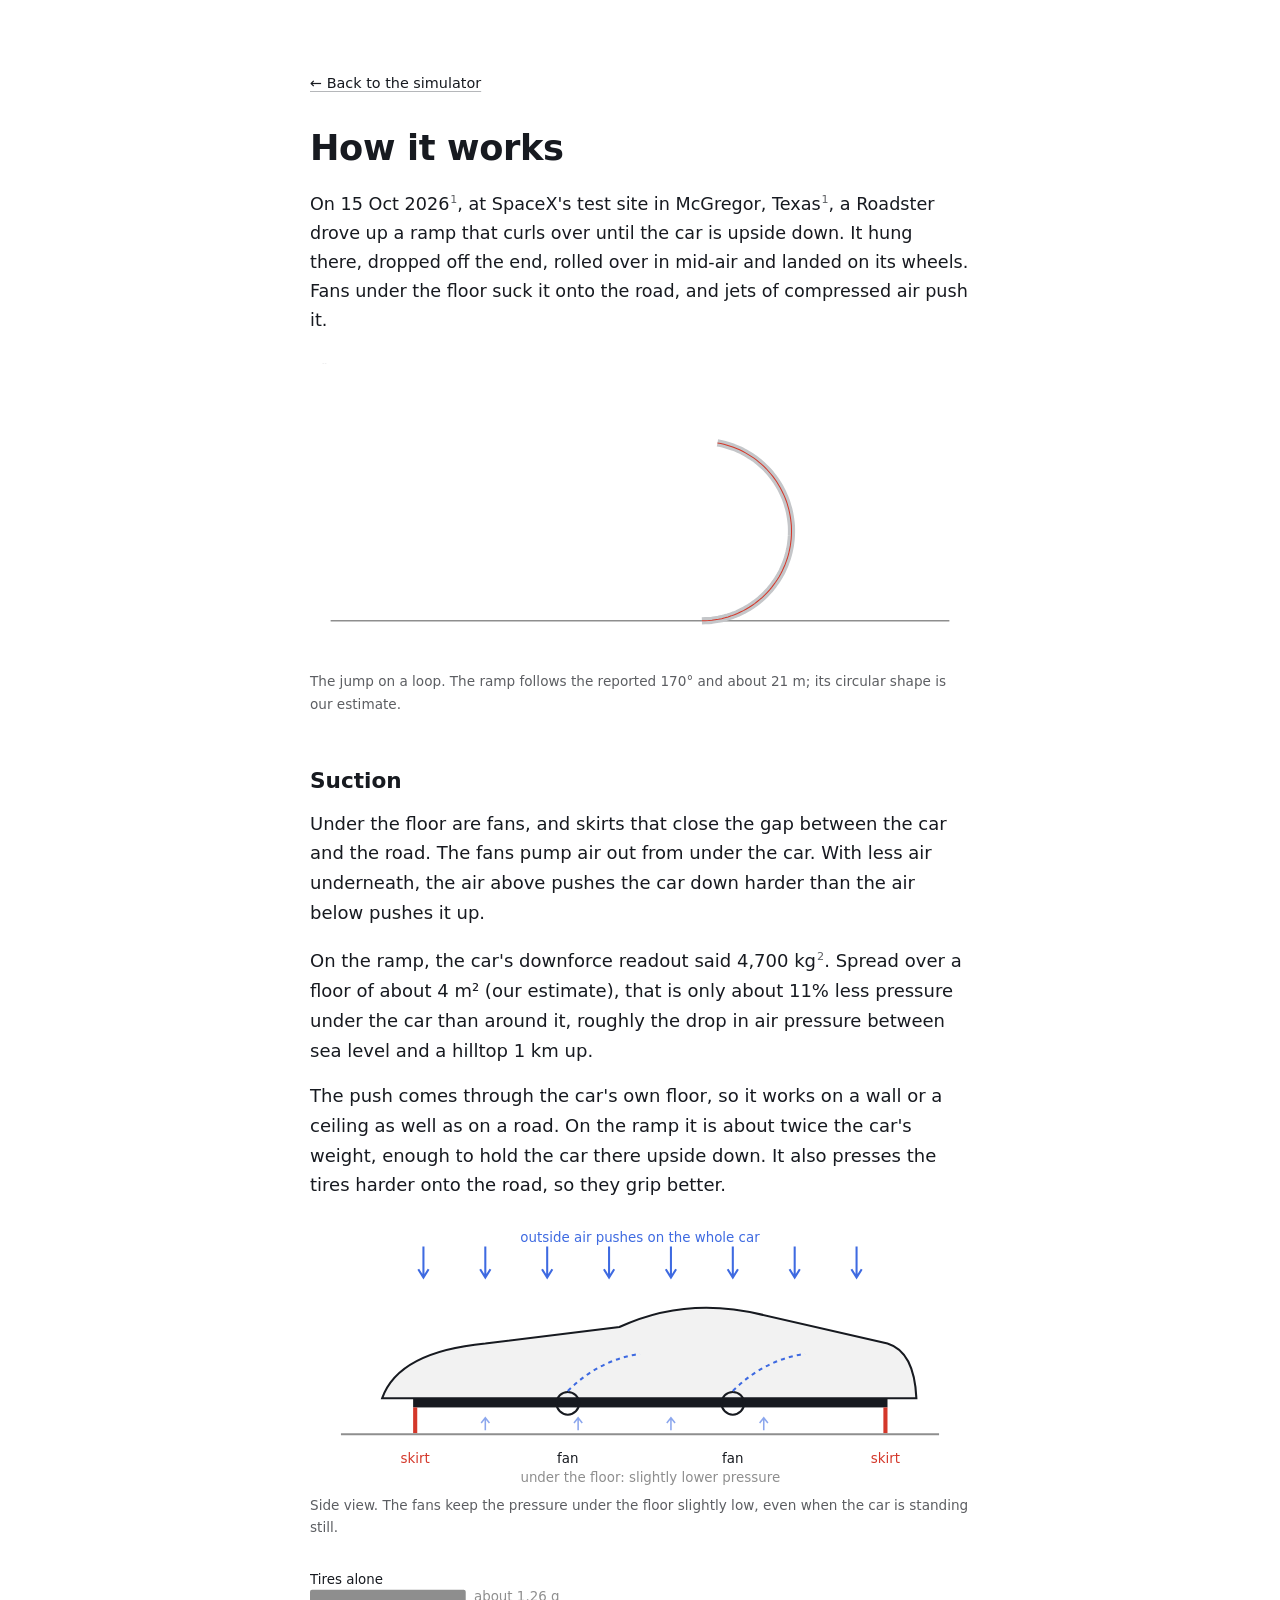
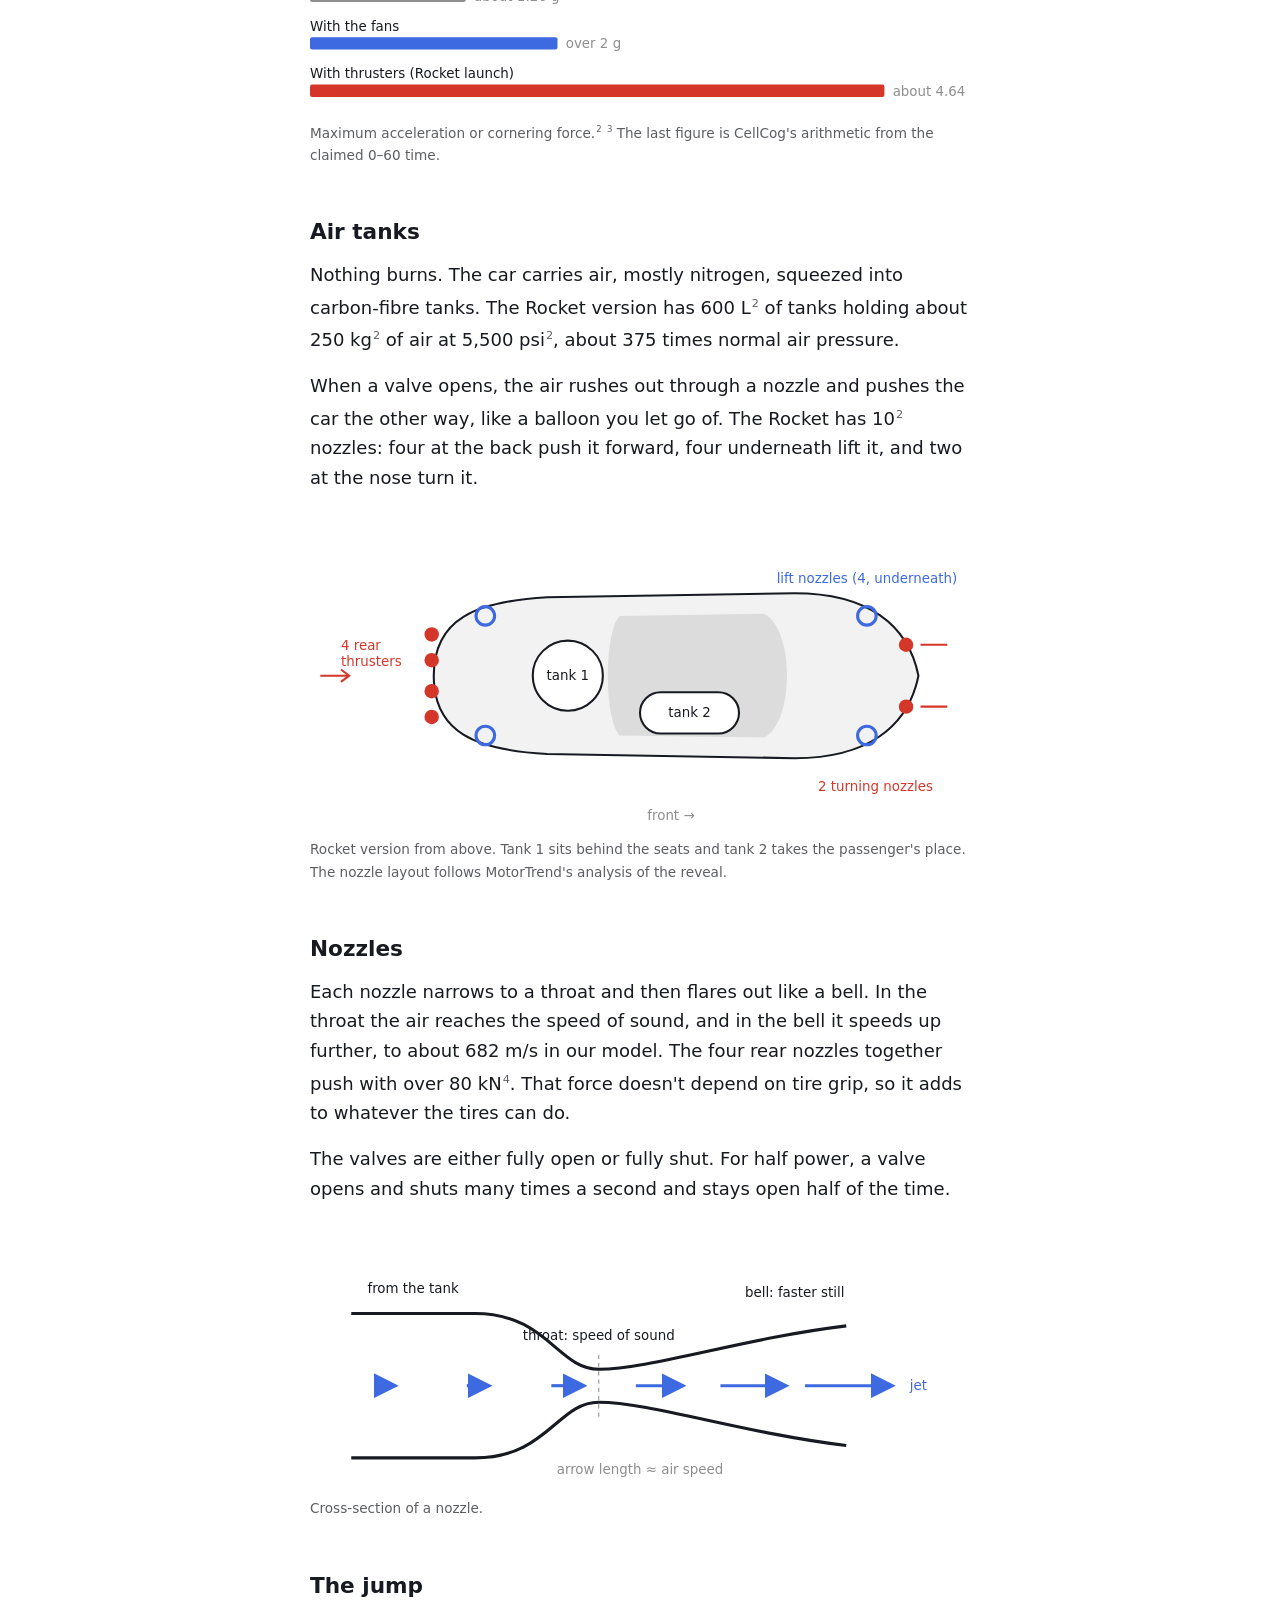
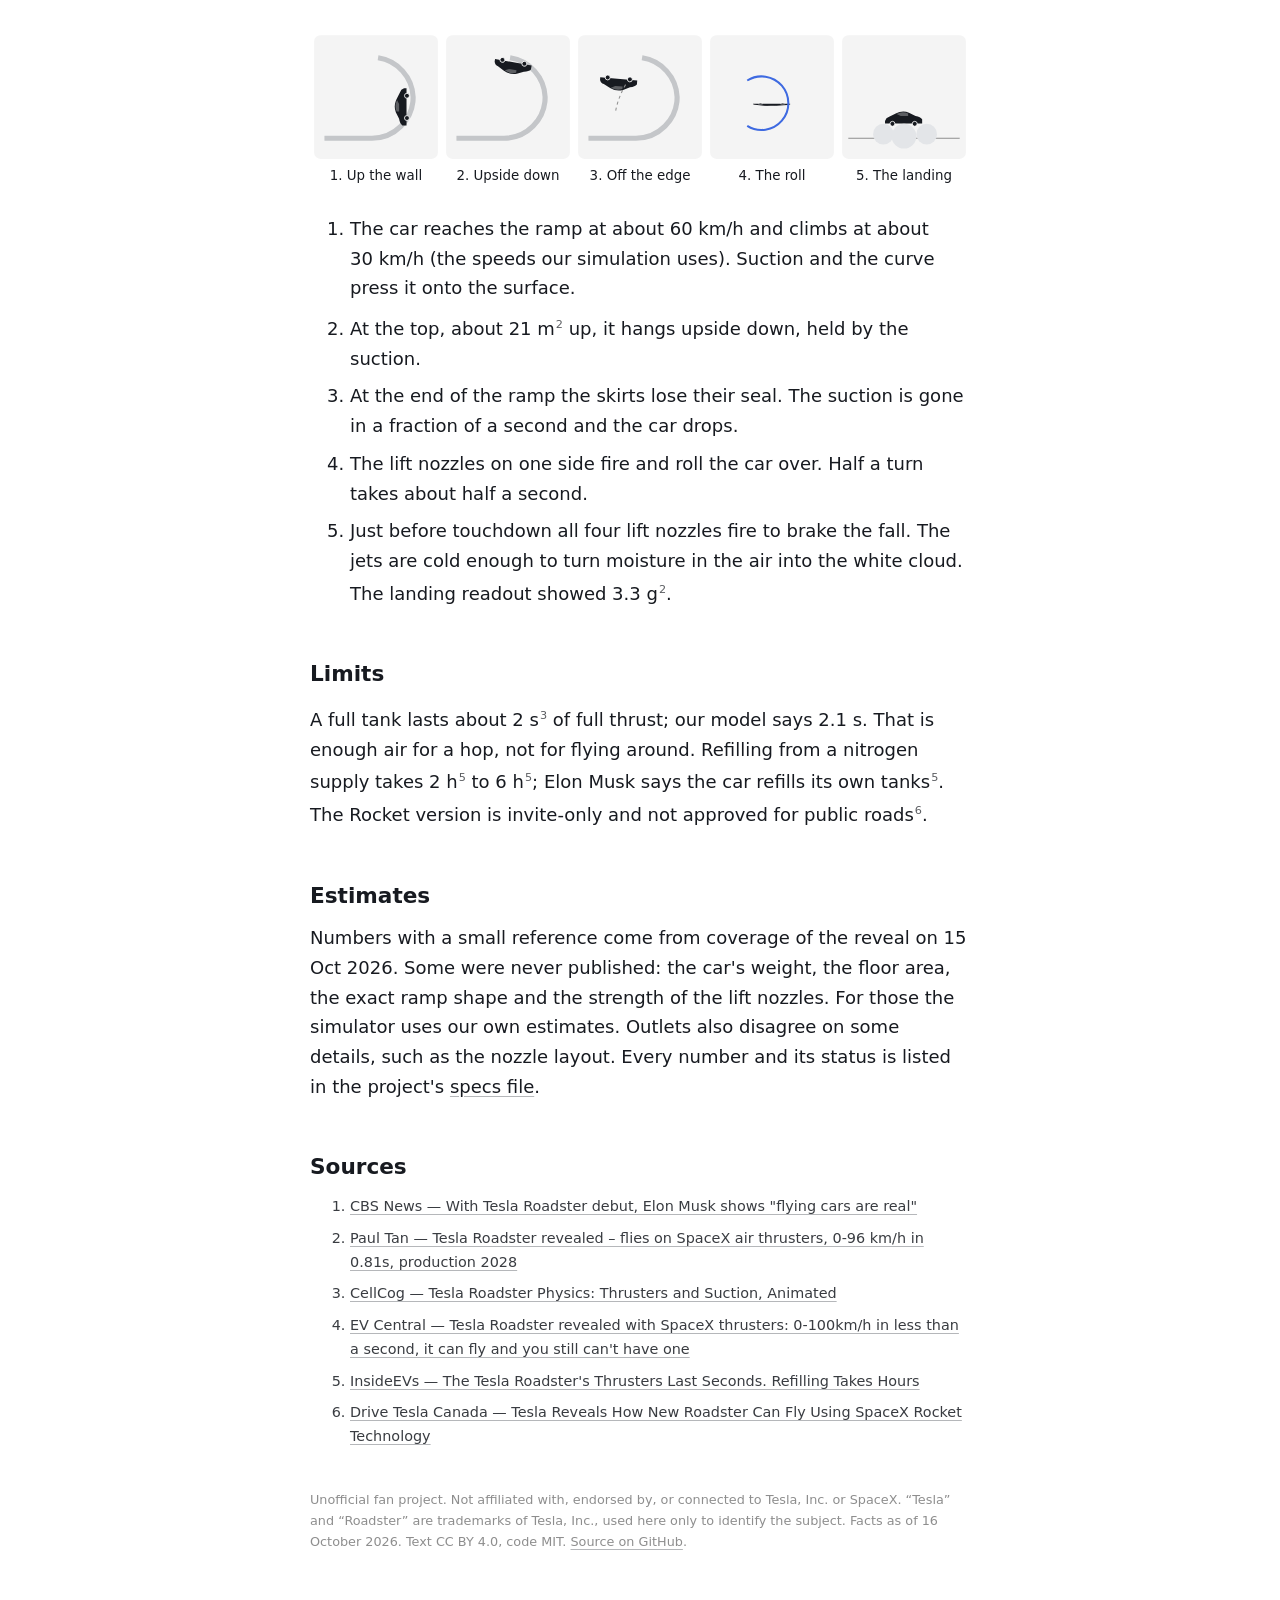
<file: how-it-works/index.html>
<!doctype html>
<html lang="en">
  <head>
    <meta charset="UTF-8" />
    <meta name="viewport" content="width=device-width, initial-scale=1.0" />
    <title>How it works · Tesla Roadster Simulator</title>
    <meta
      name="description"
      content="How the 2026 Tesla Roadster's suction fans and compressed-air thrusters let it hang upside down on a curled ramp, roll over and land. Unofficial."
    />
    <link rel="canonical" href="https://eduardmur.github.io/tesla-roadster-simulator/how-it-works/" />
    <meta property="og:type" content="article" />
    <meta property="og:title" content="How it works · Tesla Roadster Simulator" />
    <meta
      property="og:description"
      content="Fans suck the car onto the road and jets of compressed air push it. How the upside-down ramp jump works."
    />
    <meta property="og:url" content="https://eduardmur.github.io/tesla-roadster-simulator/how-it-works/" />
    <meta property="og:image" content="https://eduardmur.github.io/tesla-roadster-simulator/og-image.png" />
    <meta name="twitter:card" content="summary_large_image" />
    <meta name="theme-color" content="#ffffff" />
    <link rel="icon" href="../favicon.svg" type="image/svg+xml" />
    <style>body{background:#fff;margin:0}.article{color:#171a20;max-width:660px;margin:0 auto;padding:72px 20px 96px;font:18px/1.65 system-ui,-apple-system,Segoe UI,Roboto,Helvetica Neue,Arial,sans-serif}.article h1{letter-spacing:-.01em;margin:0 0 18px;font-size:2.2rem;font-weight:600;line-height:1.15}.article h2{margin:48px 0 10px;font-size:1.35rem;font-weight:600}.article p,.article ol{margin:0 0 16px}.article li{margin:0 0 8px}.article .lede{font-size:1.1rem}.article a{color:inherit;text-underline-offset:3px;text-decoration-color:#b5b7ba}.article sup a{color:#5c5e62;padding-left:1px;font-size:.75em;text-decoration:none}.article figure{margin:28px 0}.article svg{fill:#171a20;width:100%;height:auto;font:13px system-ui,-apple-system,Segoe UI,Roboto,sans-serif;display:block}.article figcaption{color:#5c5e62;margin-top:8px;font-size:.85rem}.article .sources{color:#393c41;font-size:.9rem}.article .fine{color:#8e8e8e;margin-top:40px;font-size:.8rem}.article .back{margin-bottom:32px;font-size:.9rem}:focus-visible{outline-offset:2px;outline:2px solid #3e6ae1}</style>
    <script type="application/ld+json">{"@context":"https://schema.org","@type":"TechArticle","headline":"How it works","description":"How the 2026 Tesla Roadster’s suction fans and compressed-air thrusters let it hang upside down on a curled ramp, roll over and land.","datePublished":"2026-10-16","dateModified":"2026-10-17","inLanguage":"en","author":{"@type":"Organization","name":"Tesla Roadster Simulator contributors","url":"https://github.com/eduardmur/tesla-roadster-simulator"},"license":"https://creativecommons.org/licenses/by/4.0/","image":"https://eduardmur.github.io/tesla-roadster-simulator/og-image.png","mainEntityOfPage":"https://eduardmur.github.io/tesla-roadster-simulator/how-it-works/","about":{"@type":"Product","name":"Tesla Roadster (second generation)","brand":"Tesla"},"citation":["https://www.cbsnews.com/news/tesla-roadster-debut-elon-musk-flying-cars-are-real/","https://www.thestandard.com.hk/world/article/345690/Elon-Musk-unveils-Teslas-flying-car","https://paultan.org/2026/10/16/tesla-roadster-revealed-flies-on-spacex-air-thrusters-0-96-km-h-in-0-81s-production-2028/","https://autos.yahoo.com/ev-and-future-tech/articles/did-tesla-roadster-fly-heres-022207241.html","https://insideevs.com/news/812205/tesla-roadster-replenishes-air-tanks/","https://www.notebookcheck.net/Tesla-Roadster-EV-debuts-with-SpaceX-thruster-technology-to-fly-through-the-air.1425722.0.html","https://driveteslacanada.ca/news/tesla-roadster-cold-gas-thrusters-flight-2028/","https://www.notateslaapp.com/news/4837/tesla-roadster-event-recap-it-flies-flips-and-hits-0-60-in-081s","https://www.foxbusiness.com/technology/teslas-new-roadster-makes-flying-debut-hitting-60-mph-under-second","https://www.dezeen.com/2026/10/16/tesla-launches-flying-roadster-concept-car/","https://www.axios.com/2026/10/16/tesla-roadster-elon-musk-flying-car","https://evcentral.com.au/tesla-roadster-revealed-with-spacex-thrusters-0-100km-h-in-less-than-a-second-it-can-fly-and-you-still-cant-have-one/","https://cellcog.ai/blog/tesla-roadster-physics/","https://en.wikipedia.org/wiki/Tesla_Roadster_(second_generation)","https://en.wikipedia.org/wiki/McMurtry_Sp%C3%A9irling","https://en.wikipedia.org/wiki/Brabham_BT46"]}</script>
  </head>
  <body>
    <article class="article">
<p class="back"><a href="../">← Back to the simulator</a></p>
<h1>How it works</h1>
<p class="lede">On 15 Oct 2026<sup><a href="#src-1" aria-label="Source 1">1</a></sup>, at SpaceX's test site in McGregor, Texas<sup><a href="#src-1" aria-label="Source 1">1</a></sup>, a Roadster drove up a ramp that curls over until the car is upside down. It hung there, dropped off the end, rolled over in mid-air and landed on its wheels. Fans under the floor suck it onto the road, and jets of compressed air push it.</p>
<figure class="demo">
<style>.demo .car{animation:9s linear infinite demo-car}@keyframes demo-car{0%{transform:translate(140px,250px)rotate(0)scaleY(1)}1.11%{transform:translate(164px,250px)rotate(0)scaleY(1)}2.22%{transform:translate(188px,250px)rotate(0)scaleY(1)}3.33%{transform:translate(212px,250px)rotate(0)scaleY(1)}4.44%{transform:translate(236px,250px)rotate(0)scaleY(1)}5.56%{transform:translate(260px,250px)rotate(0)scaleY(1)}6.67%{transform:translate(284px,250px)rotate(0)scaleY(1)}7.78%{transform:translate(308px,250px)rotate(0)scaleY(1)}8.89%{transform:translate(332px,250px)rotate(0)scaleY(1)}10%{transform:translate(356px,250px)rotate(0)scaleY(1)}11.11%{transform:translate(380px,250px)rotate(0)scaleY(1)}12.22%{transform:translate(389.9px,249.4px)rotate(-6.5deg)scaleY(1)}13.33%{transform:translate(399.7px,247.7px)rotate(-13.1deg)scaleY(1)}14.44%{transform:translate(409.2px,245px)rotate(-19.6deg)scaleY(1)}15.56%{transform:translate(418.3px,241.1px)rotate(-26.2deg)scaleY(1)}16.67%{transform:translate(426.9px,236.2px)rotate(-32.7deg)scaleY(1)}17.78%{transform:translate(435px,230.4px)rotate(-39.2deg)scaleY(1)}18.89%{transform:translate(442.3px,223.7px)rotate(-45.8deg)scaleY(1)}20%{transform:translate(448.8px,216.2px)rotate(-52.3deg)scaleY(1)}21.11%{transform:translate(454.4px,208px)rotate(-58.8deg)scaleY(1)}22.22%{transform:translate(459px,199.3px)rotate(-65.4deg)scaleY(1)}23.33%{transform:translate(462.6px,190.1px)rotate(-71.9deg)scaleY(1)}24.44%{transform:translate(465.2px,180.5px)rotate(-78.5deg)scaleY(1)}25.56%{transform:translate(466.6px,170.7px)rotate(-85deg)scaleY(1)}26.67%{transform:translate(466.9px,160.7px)rotate(-91.5deg)scaleY(1)}27.78%{transform:translate(466.1px,150.9px)rotate(-98.1deg)scaleY(1)}28.89%{transform:translate(464.1px,141.1px)rotate(-104.6deg)scaleY(1)}30%{transform:translate(461.1px,131.7px)rotate(-111.2deg)scaleY(1)}31.11%{transform:translate(457px,122.7px)rotate(-117.7deg)scaleY(1)}32.22%{transform:translate(451.9px,114.2px)rotate(-124.2deg)scaleY(1)}33.33%{transform:translate(445.8px,106.3px)rotate(-130.8deg)scaleY(1)}34.44%{transform:translate(438.9px,99.2px)rotate(-137.3deg)scaleY(1)}35.56%{transform:translate(431.3px,92.9px)rotate(-143.8deg)scaleY(1)}36.67%{transform:translate(423px,87.5px)rotate(-150.4deg)scaleY(1)}37.78%{transform:translate(414.1px,83.1px)rotate(-156.9deg)scaleY(1)}38.89%{transform:translate(404.7px,79.8px)rotate(-163.5deg)scaleY(1)}40%{transform:translate(395.1px,77.5px)rotate(-170deg)scaleY(1)}40.73%{transform:translate(392.6px,76.8px)rotate(-170deg)scaleY(1)}41.45%{transform:translate(390.2px,76.9px)rotate(-170deg)scaleY(1)}42.18%{transform:translate(387.7px,77.6px)rotate(-170deg)scaleY(1)}42.9%{transform:translate(385.3px,79px)rotate(-170.4deg)scaleY(.993)}43.63%{transform:translate(382.9px,81.1px)rotate(-171.3deg)scaleY(.918)}44.35%{transform:translate(380.4px,83.9px)rotate(-172.2deg)scaleY(.766)}45.08%{transform:translate(378px,87.3px)rotate(-173.1deg)scaleY(.55)}45.8%{transform:translate(375.5px,91.4px)rotate(-174.1deg)scaleY(.287)}46.53%{transform:translate(373.1px,96.2px)rotate(-175deg)scaleY(0)}47.25%{transform:translate(370.6px,101.7px)rotate(-175.9deg)scaleY(-.287)}47.98%{transform:translate(368.2px,107.9px)rotate(-176.9deg)scaleY(-.55)}48.7%{transform:translate(365.7px,114.7px)rotate(-177.8deg)scaleY(-.766)}49.43%{transform:translate(363.3px,122.3px)rotate(-178.7deg)scaleY(-.918)}50.15%{transform:translate(360.8px,130.5px)rotate(-179.6deg)scaleY(-.993)}50.88%{transform:translate(358.4px,139.4px)rotate(-180deg)scaleY(-1)}51.61%{transform:translate(355.9px,148.9px)rotate(-180deg)scaleY(-1)}52.33%{transform:translate(353.5px,159.2px)rotate(-180deg)scaleY(-1)}53.06%{transform:translate(351px,170.1px)rotate(-180deg)scaleY(-1)}53.78%{transform:translate(348.6px,163.3px)rotate(-180deg)scaleY(-1)}54.51%{transform:translate(346.1px,173.6px)rotate(-180deg)scaleY(-1)}55.23%{transform:translate(343.7px,184.5px)rotate(-180deg)scaleY(-1)}55.96%{transform:translate(341.2px,195.9px)rotate(-180deg)scaleY(-1)}56.68%{transform:translate(338.8px,208px)rotate(-180deg)scaleY(-1)}57.41%{transform:translate(336.3px,220.6px)rotate(-180deg)scaleY(-1)}59.63%{transform:translate(336.3px,250px)rotate(-180deg)scaleY(-1)}93.33%{transform:translate(336.3px,250px)rotate(-180deg)scaleY(-1)}to{transform:translate(336.3px,250px)rotate(-180deg)scaleY(-1)}}.demo .jets{opacity:0;animation:9s linear infinite demo-jets}@keyframes demo-jets{0%,50.74%{opacity:0}51.3%,58.52%{opacity:1}59.07%,to{opacity:0}}.demo .puff{opacity:0;transform-box:fill-box;transform-origin:50%;animation:9s ease-out infinite demo-puff}@keyframes demo-puff{0%,52.96%{opacity:0;transform:scale(.2)}57.41%{opacity:.9;transform:scale(1)}77.41%{opacity:0;transform:scale(1.8)}to{opacity:0}}.demo .p1{animation-delay:60ms}.demo .p2{animation-delay:.12s}.demo .p3{animation-delay:.18s}.demo .p4{animation-delay:.24s}@media (prefers-reduced-motion:reduce){.demo .car,.demo .jets,.demo .puff{animation:none}.demo .car{transform:translate(310px,250px)}}</style>
<svg viewBox="0 0 640 290" role="img" aria-labelledby="demo-t">
<title id="demo-t">Animation: the car drives up the curled ramp, hangs upside down, drops off the end, rolls half a turn and lands on a cushion of air</title>
<line x1="20" y1="250" x2="620" y2="250" stroke="#8e8e8e" stroke-width="1.5"/>
<polyline points="380.0,250.0 383.2,249.9 386.4,249.8 389.7,249.5 392.8,249.0 396.0,248.5 399.2,247.9 402.3,247.1 405.4,246.2 408.5,245.2 411.5,244.1 414.5,242.9 417.4,241.5 420.3,240.1 423.1,238.5 425.9,236.9 428.6,235.1 431.2,233.3 433.8,231.3 436.3,229.3 438.7,227.2 441.1,224.9 443.3,222.6 445.5,220.2 447.5,217.8 449.5,215.2 451.4,212.6 453.2,209.9 454.9,207.2 456.5,204.4 458.0,201.5 459.3,198.6 460.6,195.6 461.7,192.6 462.8,189.6 463.7,186.5 464.5,183.4 465.2,180.2 465.8,177.1 466.2,173.9 466.6,170.7 466.8,167.4 466.9,164.2 466.9,161.0 466.8,157.8 466.5,154.6 466.1,151.4 465.6,148.2 465.0,145.0 464.3,141.9 463.4,138.8 462.5,135.7 461.4,132.6 460.2,129.6 458.9,126.7 457.5,123.8 456.0,120.9 454.4,118.2 452.7,115.4 450.9,112.8 449.0,110.2 446.9,107.6 444.8,105.2 442.7,102.8 440.4,100.6 438.0,98.4 435.6,96.3 433.1,94.2 430.5,92.3 427.8,90.5 425.1,88.8 422.3,87.2 419.5,85.6 416.6,84.2 413.6,82.9 410.6,81.7 407.6,80.7 404.5,79.7 401.4,78.8 398.3,78.1 395.1,77.5" fill="none" stroke="#c4c6c9" stroke-width="7" stroke-linejoin="round"/>
<polyline points="380.0,250.0 383.2,249.9 386.4,249.8 389.7,249.5 392.8,249.0 396.0,248.5 399.2,247.9 402.3,247.1 405.4,246.2 408.5,245.2 411.5,244.1 414.5,242.9 417.4,241.5 420.3,240.1 423.1,238.5 425.9,236.9 428.6,235.1 431.2,233.3 433.8,231.3 436.3,229.3 438.7,227.2 441.1,224.9 443.3,222.6 445.5,220.2 447.5,217.8 449.5,215.2 451.4,212.6 453.2,209.9 454.9,207.2 456.5,204.4 458.0,201.5 459.3,198.6 460.6,195.6 461.7,192.6 462.8,189.6 463.7,186.5 464.5,183.4 465.2,180.2 465.8,177.1 466.2,173.9 466.6,170.7 466.8,167.4 466.9,164.2 466.9,161.0 466.8,157.8 466.5,154.6 466.1,151.4 465.6,148.2 465.0,145.0 464.3,141.9 463.4,138.8 462.5,135.7 461.4,132.6 460.2,129.6 458.9,126.7 457.5,123.8 456.0,120.9 454.4,118.2 452.7,115.4 450.9,112.8 449.0,110.2 446.9,107.6 444.8,105.2 442.7,102.8 440.4,100.6 438.0,98.4 435.6,96.3 433.1,94.2 430.5,92.3 427.8,90.5 425.1,88.8 422.3,87.2 419.5,85.6 416.6,84.2 413.6,82.9 410.6,81.7 407.6,80.7 404.5,79.7 401.4,78.8 398.3,78.1 395.1,77.5" fill="none" stroke="#d4372a" stroke-width="1" transform="translate(0 0)"/>
<circle class="puff p0" cx="310.3" cy="244" r="16" fill="#e9ecef"/><circle class="puff p1" cx="323.3" cy="244" r="16" fill="#e9ecef"/><circle class="puff p2" cx="336.3" cy="244" r="16" fill="#e9ecef"/><circle class="puff p3" cx="349.3" cy="244" r="16" fill="#e9ecef"/><circle class="puff p4" cx="362.3" cy="244" r="16" fill="#e9ecef"/>
<g class="car"><g transform="scale(1)">
<path d="M-22 -3 L-22 -8 Q-20 -11 -14 -12 L-6 -16 Q2 -19 10 -15 L18 -11 Q22 -10 23 -6 L23 -3 Z" fill="#171a20"/>
<path d="M-5 -15 Q2 -18 9 -14.5 L4 -12 L-5 -12 Z" fill="#5c5e62"/>
<circle cx="-13" cy="-2.5" r="3" fill="#171a20" stroke="#fff" stroke-width="1"/>
<circle cx="14" cy="-2.5" r="3" fill="#171a20" stroke="#fff" stroke-width="1"/>
<g class="jets" stroke="#3e6ae1" stroke-width="2.5" stroke-linecap="round"><path d="M-13 1 L-15 12 M14 1 L16 12"/></g></g></g>
</svg>
<figcaption>The jump on a loop. The ramp follows the reported 170° and about 21&nbsp;m; its circular shape is our estimate.</figcaption>
</figure>

<h2>Suction</h2>
<p>Under the floor are fans, and skirts that close the gap between the car and the road. The fans pump air out from under the car. With less air underneath, the air above pushes the car down harder than the air below pushes it up.</p>
<p>On the ramp, the car's downforce readout said 4,700 kg<sup><a href="#src-2" aria-label="Source 2">2</a></sup>. Spread over a floor of about 4 m² (our estimate), that is only about 11% less pressure under the car than around it, roughly the drop in air pressure between sea level and a hilltop 1&nbsp;km up.</p>
<p>The push comes through the car's own floor, so it works on a wall or a ceiling as well as on a road. On the ramp it is about twice the car's weight, enough to hold the car there upside down. It also presses the tires harder onto the road, so they grip better.</p>
<figure>
<svg viewBox="0 0 640 250" role="img" aria-labelledby="suc-t">
<title id="suc-t">Side cut-away: fans pump air out from under the sealed floor, so outside air pushes the car down</title>
<path d="M110 18 v30 m-5 -8 l5 8 l5 -8" fill="none" stroke="#3e6ae1" stroke-width="2"/><path d="M170 18 v30 m-5 -8 l5 8 l5 -8" fill="none" stroke="#3e6ae1" stroke-width="2"/><path d="M230 18 v30 m-5 -8 l5 8 l5 -8" fill="none" stroke="#3e6ae1" stroke-width="2"/><path d="M290 18 v30 m-5 -8 l5 8 l5 -8" fill="none" stroke="#3e6ae1" stroke-width="2"/><path d="M350 18 v30 m-5 -8 l5 8 l5 -8" fill="none" stroke="#3e6ae1" stroke-width="2"/><path d="M410 18 v30 m-5 -8 l5 8 l5 -8" fill="none" stroke="#3e6ae1" stroke-width="2"/><path d="M470 18 v30 m-5 -8 l5 8 l5 -8" fill="none" stroke="#3e6ae1" stroke-width="2"/><path d="M530 18 v30 m-5 -8 l5 8 l5 -8" fill="none" stroke="#3e6ae1" stroke-width="2"/>
<text x="320" y="14" text-anchor="middle" fill="#3e6ae1">outside air pushes on the whole car</text>
<path d="M70 165 Q86 120 170 112 L300 96 Q365 66 438 84 L560 112 Q586 120 588 165 Z" fill="#f2f2f2" stroke="#171a20" stroke-width="2"/>
<rect x="100" y="165" width="460" height="9" fill="#171a20"/>
<line x1="102" y1="174" x2="102" y2="199" stroke="#d4372a" stroke-width="4"/>
<line x1="558" y1="174" x2="558" y2="199" stroke="#d4372a" stroke-width="4"/>
<line x1="30" y1="200" x2="610" y2="200" stroke="#8e8e8e" stroke-width="2"/>
<path d="M170 196 v-12 m-4 5 l4 -5 l4 5" fill="none" stroke="#3e6ae1" stroke-width="1.5" opacity=".6"/><path d="M260 196 v-12 m-4 5 l4 -5 l4 5" fill="none" stroke="#3e6ae1" stroke-width="1.5" opacity=".6"/><path d="M350 196 v-12 m-4 5 l4 -5 l4 5" fill="none" stroke="#3e6ae1" stroke-width="1.5" opacity=".6"/><path d="M440 196 v-12 m-4 5 l4 -5 l4 5" fill="none" stroke="#3e6ae1" stroke-width="1.5" opacity=".6"/>
<g fill="none" stroke="#171a20" stroke-width="2"><circle cx="250" cy="170" r="11"/><circle cx="410" cy="170" r="11"/></g>
<path d="M250 158 q30 -30 70 -36 M410 158 q30 -30 70 -36" fill="none" stroke="#3e6ae1" stroke-width="2" stroke-dasharray="4 4"/>
<text x="250" y="228" text-anchor="middle">fan</text><text x="410" y="228" text-anchor="middle">fan</text>
<text x="102" y="228" text-anchor="middle" fill="#d4372a">skirt</text><text x="558" y="228" text-anchor="middle" fill="#d4372a">skirt</text>
<text x="330" y="246" text-anchor="middle" fill="#8e8e8e">under the floor: slightly lower pressure</text>
</svg>
<figcaption>Side view. The fans keep the pressure under the floor slightly low, even when the car is standing still.</figcaption>
</figure>
<figure>
<svg viewBox="0 0 640 140" role="img" aria-labelledby="grip-t">
<title id="grip-t">How hard the car can push: tires alone about 1.26 g, with fans over 2 g, with thrusters about 4.6 g</title>
<text x="0" y="16">Tires alone</text><rect x="0" y="22" width="151" height="12" rx="2" fill="#8e8e8e"/><text x="159" y="33" fill="#8e8e8e">about 1.26 g</text><text x="0" y="62">With the fans</text><rect x="0" y="68" width="240" height="12" rx="2" fill="#3e6ae1"/><text x="248" y="79" fill="#8e8e8e">over 2 g</text><text x="0" y="108">With thrusters (Rocket launch)</text><rect x="0" y="114" width="557" height="12" rx="2" fill="#d4372a"/><text x="565" y="125" fill="#8e8e8e">about 4.64 g</text>
</svg>
<figcaption>Maximum acceleration or cornering force.<sup><a href="#src-2" aria-label="Source 2">2</a></sup> <sup><a href="#src-3" aria-label="Source 3">3</a></sup> The last figure is CellCog's arithmetic from the claimed 0–60 time.</figcaption>
</figure>

<h2>Air tanks</h2>
<p>Nothing burns. The car carries air, mostly nitrogen, squeezed into carbon-fibre tanks. The Rocket version has 600 L<sup><a href="#src-2" aria-label="Source 2">2</a></sup> of tanks holding about 250 kg<sup><a href="#src-2" aria-label="Source 2">2</a></sup> of air at 5,500 psi<sup><a href="#src-2" aria-label="Source 2">2</a></sup>, about 375 times normal air pressure.</p>
<p>When a valve opens, the air rushes out through a nozzle and pushes the car the other way, like a balloon you let go of. The Rocket has 10<sup><a href="#src-2" aria-label="Source 2">2</a></sup> nozzles: four at the back push it forward, four underneath lift it, and two at the nose turn it.</p>
<figure>
<svg viewBox="0 0 640 300" role="img" aria-labelledby="lay-t">
<title id="lay-t">Top view: two air tanks, four rear nozzles, four lift nozzles underneath and two turning nozzles at the nose</title>
<path d="M120 150 C120 95 160 78 230 74 L470 70 C540 70 580 100 590 150 C580 200 540 230 470 230 L230 226 C160 222 120 205 120 150 Z" fill="#f2f2f2" stroke="#171a20" stroke-width="2"/>
<path d="M300 92 L440 90 C470 104 470 196 440 210 L300 208 C285 190 285 110 300 92 Z" fill="#dcdcdc"/>
<circle cx="250" cy="150" r="34" fill="#fff" stroke="#171a20" stroke-width="2"/>
<text x="250" y="154" text-anchor="middle">tank 1</text>
<rect x="320" y="166" width="96" height="40" rx="20" fill="#fff" stroke="#171a20" stroke-width="2"/>
<text x="368" y="190" text-anchor="middle">tank 2</text>
<circle cx="118" cy="110" r="7" fill="#d4372a"/><circle cx="118" cy="135" r="7" fill="#d4372a"/><circle cx="118" cy="165" r="7" fill="#d4372a"/><circle cx="118" cy="190" r="7" fill="#d4372a"/>
<path d="M70 150 h28 m-8 -6 l8 6 l-8 6" fill="none" stroke="#d4372a" stroke-width="2" transform="translate(-60 0) scale(1)"/>
<text x="30" y="125" fill="#d4372a">4 rear</text><text x="30" y="141" fill="#d4372a">thrusters</text>
<circle cx="170" cy="92" r="9" fill="none" stroke="#3e6ae1" stroke-width="3"/><circle cx="170" cy="208" r="9" fill="none" stroke="#3e6ae1" stroke-width="3"/><circle cx="540" cy="92" r="9" fill="none" stroke="#3e6ae1" stroke-width="3"/><circle cx="540" cy="208" r="9" fill="none" stroke="#3e6ae1" stroke-width="3"/>
<text x="540" y="60" text-anchor="middle" fill="#3e6ae1">lift nozzles (4, underneath)</text>
<circle cx="578" cy="120" r="7" fill="#d4372a"/><circle cx="578" cy="180" r="7" fill="#d4372a"/>
<path d="M592 120 h26 M592 180 h26" stroke="#d4372a" stroke-width="2"/>
<text x="604" y="262" text-anchor="end" fill="#d4372a">2 turning nozzles</text>
<text x="350" y="290" text-anchor="middle" fill="#8e8e8e">front →</text>
</svg>
<figcaption>Rocket version from above. Tank 1 sits behind the seats and tank 2 takes the passenger's place. The nozzle layout follows MotorTrend's analysis of the reveal.</figcaption>
</figure>

<h2>Nozzles</h2>
<p>Each nozzle narrows to a throat and then flares out like a bell. In the throat the air reaches the speed of sound, and in the bell it speeds up further, to about 682 m/s in our model. The four rear nozzles together push with over 80 kN<sup><a href="#src-4" aria-label="Source 4">4</a></sup>. That force doesn't depend on tire grip, so it adds to whatever the tires can do.</p>
<p>The valves are either fully open or fully shut. For half power, a valve opens and shuts many times a second and stays open half of the time.</p>
<figure>
<svg viewBox="0 0 640 250" role="img" aria-labelledby="noz-t">
<title id="noz-t">Nozzle: the air speeds up through a narrow throat and a widening bell</title>
<defs><marker id="ah" markerWidth="8" markerHeight="8" refX="6" refY="4" orient="auto"><path d="M0 0 L8 4 L0 8 Z" fill="#3e6ae1"/></marker></defs>
<path d="M40 80 L160 80 C230 80 240 134 280 134 C330 134 420 104 520 92" fill="none" stroke="#171a20" stroke-width="3"/>
<path d="M40 220 L160 220 C230 220 240 166 280 166 C330 166 420 196 520 208" fill="none" stroke="#171a20" stroke-width="3"/>
<path d="M70 150 h10" stroke="#3e6ae1" stroke-width="3" marker-end="url(#ah)"/><path d="M152 150 h19" stroke="#3e6ae1" stroke-width="3" marker-end="url(#ah)"/><path d="M234 150 h29" stroke="#3e6ae1" stroke-width="3" marker-end="url(#ah)"/><path d="M316 150 h43" stroke="#3e6ae1" stroke-width="3" marker-end="url(#ah)"/><path d="M398 150 h61" stroke="#3e6ae1" stroke-width="3" marker-end="url(#ah)"/><path d="M480 150 h82" stroke="#3e6ae1" stroke-width="3" marker-end="url(#ah)"/>
<line x1="280" y1="120" x2="280" y2="180" stroke="#8e8e8e" stroke-dasharray="4 4"/>
<text x="100" y="60" text-anchor="middle">from the tank</text>
<text x="280" y="106" text-anchor="middle">throat: speed of sound</text>
<text x="470" y="64" text-anchor="middle">bell: faster still</text>
<text x="590" y="154" text-anchor="middle" fill="#3e6ae1">jet</text>
<text x="320" y="236" text-anchor="middle" fill="#8e8e8e">arrow length ≈ air speed</text>
</svg>
<figcaption>Cross-section of a nozzle.</figcaption>
</figure>

<h2>The jump</h2>
<figure>
<svg viewBox="0 0 640 150" role="img" aria-labelledby="steps-t">
<title id="steps-t">Five steps: up the wall, upside down, off the edge, the roll, the landing</title>
<g transform="translate(0 0)"><rect x="4" y="4" width="120" height="120" rx="6" fill="#f4f4f4"/><path d="M14 104 L60 104 A40 40 0 0 0 100 64 A40 40 0 0 0 66 26" fill="none" stroke="#c4c6c9" stroke-width="5"/><g transform="translate(96 74) rotate(-90)"><g transform="scale(0.8)">
<path d="M-22 -3 L-22 -8 Q-20 -11 -14 -12 L-6 -16 Q2 -19 10 -15 L18 -11 Q22 -10 23 -6 L23 -3 Z" fill="#171a20"/>
<path d="M-5 -15 Q2 -18 9 -14.5 L4 -12 L-5 -12 Z" fill="#5c5e62"/>
<circle cx="-13" cy="-2.5" r="3" fill="#171a20" stroke="#fff" stroke-width="1"/>
<circle cx="14" cy="-2.5" r="3" fill="#171a20" stroke="#fff" stroke-width="1"/>
</g></g><text x="64" y="144" text-anchor="middle">1. Up the wall</text></g>
<g transform="translate(128 0)"><rect x="4" y="4" width="120" height="120" rx="6" fill="#f4f4f4"/><path d="M14 104 L60 104 A40 40 0 0 0 100 64 A40 40 0 0 0 66 26" fill="none" stroke="#c4c6c9" stroke-width="5"/><g transform="translate(70 28) rotate(-170)"><g transform="scale(0.8)">
<path d="M-22 -3 L-22 -8 Q-20 -11 -14 -12 L-6 -16 Q2 -19 10 -15 L18 -11 Q22 -10 23 -6 L23 -3 Z" fill="#171a20"/>
<path d="M-5 -15 Q2 -18 9 -14.5 L4 -12 L-5 -12 Z" fill="#5c5e62"/>
<circle cx="-13" cy="-2.5" r="3" fill="#171a20" stroke="#fff" stroke-width="1"/>
<circle cx="14" cy="-2.5" r="3" fill="#171a20" stroke="#fff" stroke-width="1"/>
</g></g><text x="64" y="144" text-anchor="middle">2. Upside down</text></g>
<g transform="translate(256 0)"><rect x="4" y="4" width="120" height="120" rx="6" fill="#f4f4f4"/><path d="M14 104 L60 104 A40 40 0 0 0 100 64 A40 40 0 0 0 66 26" fill="none" stroke="#c4c6c9" stroke-width="5"/><g transform="translate(44 44) rotate(-175)"><g transform="scale(0.8)">
<path d="M-22 -3 L-22 -8 Q-20 -11 -14 -12 L-6 -16 Q2 -19 10 -15 L18 -11 Q22 -10 23 -6 L23 -3 Z" fill="#171a20"/>
<path d="M-5 -15 Q2 -18 9 -14.5 L4 -12 L-5 -12 Z" fill="#5c5e62"/>
<circle cx="-13" cy="-2.5" r="3" fill="#171a20" stroke="#fff" stroke-width="1"/>
<circle cx="14" cy="-2.5" r="3" fill="#171a20" stroke="#fff" stroke-width="1"/>
</g></g><path d="M50 52 q-8 14 -10 28" fill="none" stroke="#8e8e8e" stroke-dasharray="3 3"/><text x="64" y="144" text-anchor="middle">3. Off the edge</text></g>
<g transform="translate(384 0)"><rect x="4" y="4" width="120" height="120" rx="6" fill="#f4f4f4"/><g transform="translate(64 70) rotate(-180) scale(1 0.2)"><g transform="scale(0.8)">
<path d="M-22 -3 L-22 -8 Q-20 -11 -14 -12 L-6 -16 Q2 -19 10 -15 L18 -11 Q22 -10 23 -6 L23 -3 Z" fill="#171a20"/>
<path d="M-5 -15 Q2 -18 9 -14.5 L4 -12 L-5 -12 Z" fill="#5c5e62"/>
<circle cx="-13" cy="-2.5" r="3" fill="#171a20" stroke="#fff" stroke-width="1"/>
<circle cx="14" cy="-2.5" r="3" fill="#171a20" stroke="#fff" stroke-width="1"/>
</g></g><path d="M40 48 a26 26 0 1 1 0 44" fill="none" stroke="#3e6ae1" stroke-width="2"/><text x="64" y="144" text-anchor="middle">4. The roll</text></g>
<g transform="translate(512 0)"><rect x="4" y="4" width="120" height="120" rx="6" fill="#f4f4f4"/><line x1="10" y1="104" x2="118" y2="104" stroke="#8e8e8e"/><g transform="translate(64 92) scale(-1 1)"><g transform="scale(0.8)">
<path d="M-22 -3 L-22 -8 Q-20 -11 -14 -12 L-6 -16 Q2 -19 10 -15 L18 -11 Q22 -10 23 -6 L23 -3 Z" fill="#171a20"/>
<path d="M-5 -15 Q2 -18 9 -14.5 L4 -12 L-5 -12 Z" fill="#5c5e62"/>
<circle cx="-13" cy="-2.5" r="3" fill="#171a20" stroke="#fff" stroke-width="1"/>
<circle cx="14" cy="-2.5" r="3" fill="#171a20" stroke="#fff" stroke-width="1"/>
</g></g><circle cx="44" cy="100" r="10" fill="#e3e5e8"/><circle cx="64" cy="102" r="12" fill="#e3e5e8"/><circle cx="86" cy="100" r="10" fill="#e3e5e8"/><text x="64" y="144" text-anchor="middle">5. The landing</text></g>
</svg>
</figure>
<ol>
<li>The car reaches the ramp at about 60&nbsp;km/h and climbs at about 30&nbsp;km/h (the speeds our simulation uses). Suction and the curve press it onto the surface.</li>
<li>At the top, about 21&nbsp;m<sup><a href="#src-2" aria-label="Source 2">2</a></sup> up, it hangs upside down, held by the suction.</li>
<li>At the end of the ramp the skirts lose their seal. The suction is gone in a fraction of a second and the car drops.</li>
<li>The lift nozzles on one side fire and roll the car over. Half a turn takes about half a second.</li>
<li>Just before touchdown all four lift nozzles fire to brake the fall. The jets are cold enough to turn moisture in the air into the white cloud. The landing readout showed 3.3 g<sup><a href="#src-2" aria-label="Source 2">2</a></sup>.</li>
</ol>

<h2>Limits</h2>
<p>A full tank lasts about 2 s<sup><a href="#src-3" aria-label="Source 3">3</a></sup> of full thrust; our model says 2.1 s. That is enough air for a hop, not for flying around. Refilling from a nitrogen supply takes 2 h<sup><a href="#src-5" aria-label="Source 5">5</a></sup> to 6 h<sup><a href="#src-5" aria-label="Source 5">5</a></sup>; Elon Musk says the car refills its own tanks<sup><a href="#src-5" aria-label="Source 5">5</a></sup>. The Rocket version is invite-only and not approved for public roads<sup><a href="#src-6" aria-label="Source 6">6</a></sup>.</p>

<h2>Estimates</h2>
<p>Numbers with a small reference come from coverage of the reveal on 15 Oct 2026. Some were never published: the car's weight, the floor area, the exact ramp shape and the strength of the lift nozzles. For those the simulator uses our own estimates. Outlets also disagree on some details, such as the nozzle layout. Every number and its status is listed in the project's <a href="https://github.com/eduardmur/tesla-roadster-simulator/blob/main/src/data/specs.ts">specs file</a>.</p>

<h2>Sources</h2>
<ol class="sources">
<li id="src-1"><a href="https://www.cbsnews.com/news/tesla-roadster-debut-elon-musk-flying-cars-are-real/" rel="noopener">CBS News — With Tesla Roadster debut, Elon Musk shows &quot;flying cars are real&quot;</a></li>
<li id="src-2"><a href="https://paultan.org/2026/10/16/tesla-roadster-revealed-flies-on-spacex-air-thrusters-0-96-km-h-in-0-81s-production-2028/" rel="noopener">Paul Tan — Tesla Roadster revealed – flies on SpaceX air thrusters, 0-96 km/h in 0.81s, production 2028</a></li>
<li id="src-3"><a href="https://cellcog.ai/blog/tesla-roadster-physics/" rel="noopener">CellCog — Tesla Roadster Physics: Thrusters and Suction, Animated</a></li>
<li id="src-4"><a href="https://evcentral.com.au/tesla-roadster-revealed-with-spacex-thrusters-0-100km-h-in-less-than-a-second-it-can-fly-and-you-still-cant-have-one/" rel="noopener">EV Central — Tesla Roadster revealed with SpaceX thrusters: 0-100km/h in less than a second, it can fly and you still can't have one</a></li>
<li id="src-5"><a href="https://insideevs.com/news/812205/tesla-roadster-replenishes-air-tanks/" rel="noopener">InsideEVs — The Tesla Roadster's Thrusters Last Seconds. Refilling Takes Hours</a></li>
<li id="src-6"><a href="https://driveteslacanada.ca/news/tesla-roadster-cold-gas-thrusters-flight-2028/" rel="noopener">Drive Tesla Canada — Tesla Reveals How New Roadster Can Fly Using SpaceX Rocket Technology</a></li>
</ol>
<p class="fine">Unofficial fan project. Not affiliated with, endorsed by, or connected to Tesla, Inc. or SpaceX. “Tesla” and “Roadster” are trademarks of Tesla, Inc., used here only to identify the subject. Facts as of 16 October 2026. Text CC BY 4.0, code MIT. <a href="https://github.com/eduardmur/tesla-roadster-simulator">Source on GitHub</a>.</p>
</article>
  </body>
</html>
</file>
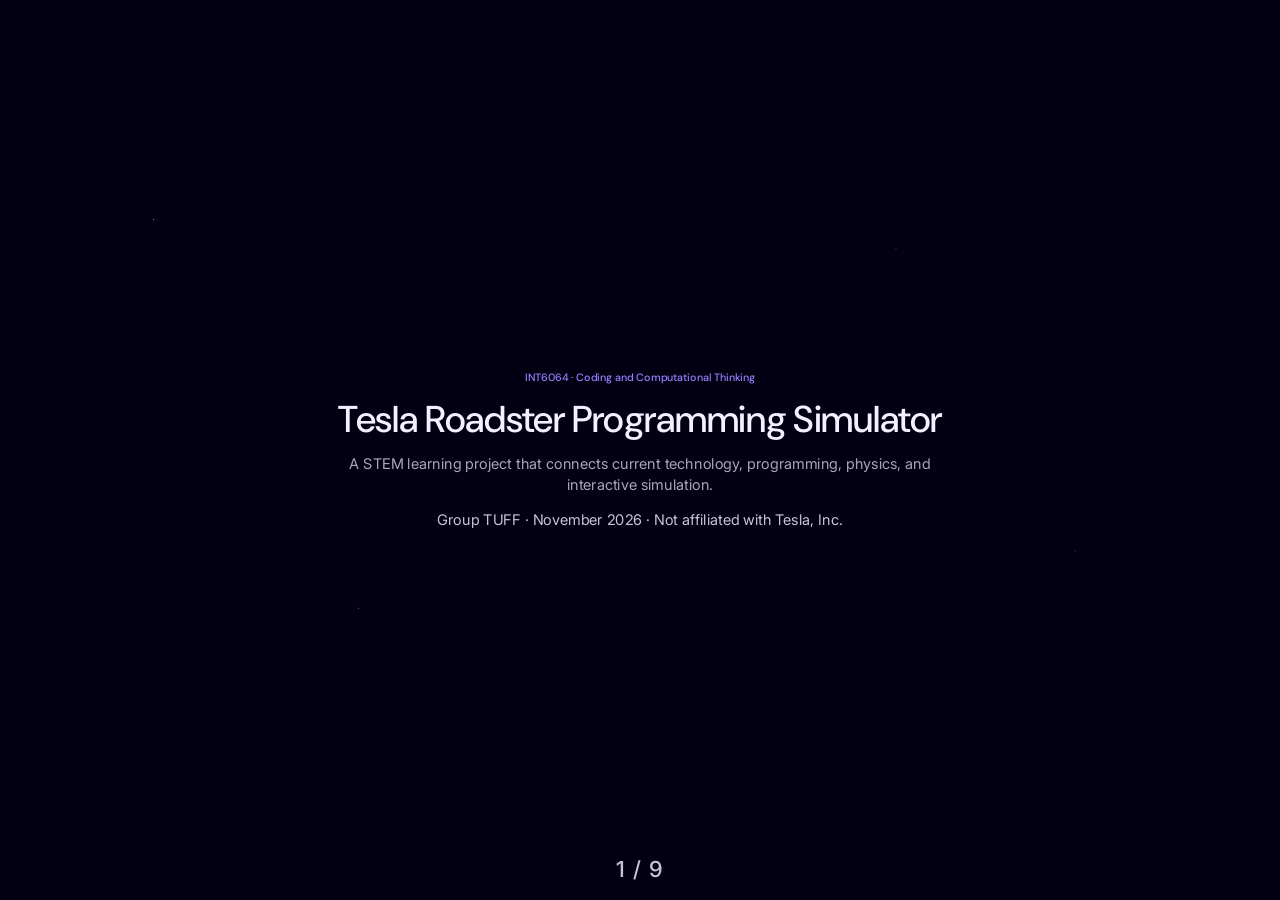
<file: INT6064-group-presentation.html>
<!DOCTYPE html>
<html lang="en">
<head>
<meta charset="UTF-8">
<meta name="viewport" content="width=device-width, initial-scale=1.0">
<title>Tesla Roadster Programming Simulator</title>
<link rel="stylesheet" href="https://fonts.googleapis.com/css2?family=DM+Sans:wght@500&family=Inter:wght@400;500&display=swap">
<style>
:root {
  --void: #030014;
  --card: #060317;
  --ink: #f4f0ff;
  --ash: #a8a6b7;
  --fog: #918ea0;
  --accent: #9382ff;
  --font-display: "DM Sans", Inter, sans-serif;
  --font-text: Inter, "Segoe UI", sans-serif;
  --stage-bg: #030014;
  --slide-bg: #030014;
}
* { margin: 0; padding: 0; box-sizing: border-box; }
html, body { width: 100%; height: 100%; margin: 0; overflow: hidden; background: var(--void); font-family: var(--font-text); color: var(--ink); }
.deck-viewport { position: fixed; inset: 0; overflow: hidden; background: var(--void); }
.deck-stage { position: absolute; left: 0; top: 0; width: 1920px; height: 1080px; overflow: hidden; transform-origin: 0 0; background: var(--void); }
.slide {
  position: absolute; inset: 0; width: 1920px; height: 1080px; overflow: hidden;
  visibility: hidden; opacity: 0; pointer-events: none;
  background:
    radial-gradient(1.5px 1.5px at 12% 18%, rgba(244,240,255,.55), transparent),
    radial-gradient(1.5px 1.5px at 28% 72%, rgba(244,240,255,.4), transparent),
    radial-gradient(1px 1px at 70% 22%, rgba(244,240,255,.5), transparent),
    radial-gradient(1.5px 1.5px at 84% 64%, rgba(244,240,255,.35), transparent),
    radial-gradient(1px 1px at 48% 40%, rgba(147,130,255,.7), transparent),
    var(--void);
  color: var(--ink);
}
.slide.active, .slide.visible { visibility: visible; opacity: 1; pointer-events: auto; z-index: 1; }
.deck-controls { position: fixed; left: 50%; bottom: 18px; transform: translateX(-50%); z-index: 1000; color: #c8c4d8; font-size: 22px; font-weight: 500; letter-spacing: 0.04em; }
.pad { position: absolute; inset: 56px 80px; display: flex; flex-direction: column; }
.local { display: flex; align-items: center; justify-content: space-between; height: 44px; margin-bottom: 20px; padding: 0 18px; border-radius: 999px; background: var(--card); box-shadow: rgba(255,255,255,.05) 0 0 24px inset; }
.product { font-family: var(--font-display); font-weight: 500; font-size: 16px; }
.pills { display: flex; gap: 12px; align-items: center; }
.pill, .pill-blue, .launch { font-size: 13px; font-weight: 500; color: var(--fog); background: transparent; border-radius: 5px; padding: 4px 8px; }
.pill-blue { color: var(--accent); }
.kicker { font-family: var(--font-display); font-weight: 500; font-size: 16px; color: var(--accent); }
h1 { font-family: var(--font-display); font-weight: 500; font-size: 64px; line-height: 1.11; letter-spacing: -0.4px; color: var(--ink); }
h2 { font-family: var(--font-display); font-weight: 500; font-size: 42px; line-height: 1.15; letter-spacing: -0.3px; margin: 0 0 20px; }
p, li { font-size: 22px; line-height: 1.45; font-weight: 400; color: var(--ash); }
.muted { color: #c8c4d8; font-size: 22px; }
.flow { align-self: flex-start; margin: 0 0 22px; padding: 12px 18px; border-radius: 999px; background: var(--card); box-shadow: rgba(255,255,255,.05) 0 0 24px inset; color: var(--ink); font-size: 22px; font-weight: 500; }
.mark { display: inline-flex; align-items: center; justify-content: center; width: 36px; height: 36px; margin-right: 10px; border-radius: 10px; background: rgba(147,130,255,.16); color: var(--accent); font-family: var(--font-display); font-size: 18px; vertical-align: middle; }
.card ul { list-style: none; display: flex; flex-direction: column; gap: 12px; }
.card li { padding-left: 0; }
.try { display: inline-block; align-self: flex-start; margin-top: 4px; padding: 12px 18px; border-radius: 12px; background: var(--accent); color: #030014; font-size: 22px; font-weight: 500; text-decoration: none; }
.stage-wrap { position: relative; min-height: 0; height: 100%; }
.stage-wrap .live { height: 100%; }
.tag { position: absolute; z-index: 2; padding: 8px 12px; border-radius: 10px; background: rgba(3,0,20,.82); color: var(--ink); font-size: 18px; font-weight: 500; box-shadow: rgba(255,255,255,.08) 0 0 16px inset; pointer-events: none; }
.tag.a { top: 18px; left: 18px; }
.tag.b { top: 18px; right: 18px; }
.tag.c { bottom: 18px; left: 18px; }
.opt { color: var(--accent); letter-spacing: 0.08em; font-size: 18px; font-weight: 500; }
.link { color: var(--accent); text-decoration: none; font-weight: 500; }
.row { display: grid; gap: 16px; align-content: start; align-items: start; }
.g3 { grid-template-columns: 1fr 1fr 1fr; }
.g4 { grid-template-columns: repeat(4, 1fr); }
.card { background: var(--card); border-radius: 16px; padding: 24px 28px; box-shadow: rgba(255,255,255,.05) 0 0 24px inset; }
.card h3 { font-family: var(--font-display); font-weight: 500; font-size: 28px; line-height: 1.3; margin-bottom: 14px; color: var(--ink); }
.live { flex: 1; min-height: 0; margin-top: 16px; overflow: hidden; position: relative; border-radius: 16px; background: var(--card); box-shadow: rgba(255,255,255,.05) 0 0 24px inset; }
.split { flex: 1; min-height: 0; display: grid; grid-template-columns: 520px 1fr; gap: 16px; }
.split .copy, .split .stage-wrap { display: flex; flex-direction: column; gap: 16px; min-height: 0; height: 100%; }
.split .live { margin-top: 0; height: 100%; }
.split .card p, .split .card li { font-size: 22px; }
.live iframe { position: absolute; inset: 0; width: 100%; height: 100%; border: 0; border-radius: 16px; background: #030014; }
.note { margin: 0 0 4px; color: var(--fog); max-width: 1400px; }
@media print {
  html, body { width: 1920px; height: auto; overflow: visible; background: #fff; }
  .deck-viewport { position: static; overflow: visible; }
  .deck-stage { position: static; width: auto; height: auto; transform: none !important; }
  .slide { position: relative; visibility: visible !important; opacity: 1 !important; width: 1920px; height: 1080px; break-after: page; page-break-after: always; }
  .deck-controls { display: none !important; }
}
@media (prefers-reduced-motion: reduce) {
  *, *::before, *::after { animation-duration: 0.01ms !important; transition-duration: 0.2s !important; }
}
</style>
</head>
<body>
<div class="deck-viewport"><main class="deck-stage" id="deckStage">

<section class="slide active visible">
  <div class="pad" style="align-items:center;text-align:center;justify-content:center;gap:20px;">
    <p class="kicker">INT6064 · Coding and Computational Thinking</p>
    <h1 style="font-size:56px;max-width:1400px;">Tesla Roadster Programming Simulator</h1>
    <p style="max-width:980px;">A STEM learning project that connects current technology, programming, physics, and interactive simulation.</p>
    <p class="muted">Group TUFF · November 2026 · Not affiliated with Tesla, Inc.</p>
  </div>
</section>

<section class="slide">
  <div class="pad" style="justify-content:center;">
    <p class="kicker">Why this idea?</p>
    <h2>A global headline became a classroom question.</h2>
    <div class="row g3">
      <article class="card"><h3>The moment</h3><ul><li>On 15 October 2026, Tesla revealed the Roadster with SpaceX thrusters.</li><li>The flying-car jump was covered worldwide.</li><li>It sits at the frontier of technology and public attention.</li></ul></article>
      <article class="card"><h3>What we had learned</h3><ul><li>In class we used Scratch and block-based programming.</li><li>Commands could be stacked like building blocks.</li><li>Programs made ideas visible and repeatable.</li></ul></article>
      <article class="card"><h3>Our idea</h3><ul><li>Turn the news into an interactive simulator.</li><li>Let students program the car, not just watch it.</li><li>Connect coding with physics, data, and explanation.</li></ul></article>
    </div>
  </div>
</section>

<section class="slide">
  <div class="pad" style="justify-content:center;">
    <p class="kicker">Learning design</p>
    <h2>Game-based learning with gamification.</h2>
    <p class="flow">Question → Program → Run → Feedback → Improve</p>
    <div class="row g3">
      <article class="card"><h3>Game-based learning</h3><ul><li>The simulator is the learning environment.</li><li>Students solve a meaningful programming challenge.</li><li>Learning happens through experimentation and simulation.</li></ul></article>
      <article class="card"><h3>Gamification elements</h3><ul><li>Immediate ✓/✗ feedback.</li><li>Tasks, goals, progress, and reset.</li><li>Low-risk failure encourages another attempt.</li></ul></article>
      <article class="card"><h3>Our verdict</h3><ul><li>This is game-based learning, not pure gamification.</li><li>The game is the learning environment, not a reward layer.</li><li>✓/✗ checks and task goals are borrowed gamification elements.</li></ul></article>
    </div>
  </div>
</section>

<section class="slide">
  <div class="pad" style="justify-content:center;">
    <p class="kicker">STEM alignment</p>
    <h2>Four fields, one simulator.</h2>
    <div class="row g4">
      <article class="card"><h3><span class="mark">S</span>Science</h3><ul><li>Motion, force, pressure, gravity.</li><li>Downforce and thrusters.</li><li>Observe and explain results.</li></ul></article>
      <article class="card"><h3><span class="mark">T</span>Technology</h3><ul><li>3D simulation and programming.</li><li>Real-time telemetry.</li><li>Data recording and feedback.</li></ul></article>
      <article class="card"><h3><span class="mark">E</span>Engineering</h3><ul><li>Design a route and control system.</li><li>Test, fail, and improve.</li><li>Balance speed, safety, and control.</li></ul></article>
      <article class="card"><h3><span class="mark">M</span>Mathematics</h3><ul><li>Speed, distance, time, and units.</li><li>Angles, coordinates, and conditions.</li><li>Read data and compare results.</li></ul></article>
    </div>
    <p class="note">All four are present: Technology is most visible; Engineering and Mathematics are applied through the simulation.</p>
  </div>
</section>

<section class="slide">
  <div class="pad" style="justify-content:center;">
    <p class="kicker">TPACK alignment</p>
    <h2>Seven elements in a compact view.</h2>
    <div class="row g4">
      <article class="card"><h3>TK</h3><p>Simulator, DSL, telemetry, and digital tools.</p></article>
      <article class="card"><h3>CK</h3><p>Programming, motion, force, and data.</p></article>
      <article class="card"><h3>PK</h3><p>Learning by doing, feedback, and scaffolding.</p></article>
      <article class="card"><h3>PCK</h3><p>Make difficult programming and physics ideas teachable.</p></article>
      <article class="card"><h3>TCK</h3><p>Use simulation to represent vehicle physics.</p></article>
      <article class="card"><h3>TPK</h3><p>Use interaction, tasks, and feedback to support learning.</p></article>
      <article class="card"><h3>TPACK</h3><p>Technology, content, and pedagogy work as one design.</p></article>
    </div>
  </div>
</section>

<section class="slide mist">
  <div class="pad">
    <div class="local"><span class="product">tesla-roadster-simulator</span><span class="pills"><span class="pill">The circuit</span><span class="pill-blue">Live</span></span></div>
    <h2>The circuit, running.</h2>
    <p class="flow">Sequence, Repeat, and If in one program.</p>
    <div class="split">
      <div class="copy">
        <article class="card"><h3>The steps</h3><ul><li>1. Set Max Speed to 24 m/s.</li><li>2. Repeat the route twice.</li><li>3. Follow the track.</li><li>4. If lap ≥ 1, set the target to 12 m/s, then Brake 6.</li></ul><a class="try" href="https://song703.github.io/tesla-roadster-simulator/?play=advanced" target="_blank" rel="noopener">Try the simulator</a></article>
        <article class="card"><h3>Read the strip</h3><ul><li>Speed, distance, time, and lap.</li><li>The target speeds are 24 m/s, then 12 m/s.</li><li>Green checks are prompts, not the whole grade.</li></ul></article>
      </div>
      <div class="stage-wrap">
        <div class="live" data-play="advanced"></div>
        <span class="tag a">Repeat 2 times</span>
        <span class="tag b">Follow Track</span>
        <span class="tag c">If lap ≥ 1, then 12 m/s</span>
      </div>
    </div>
  </div>
</section>

<section class="slide mist">
  <div class="pad">
    <div class="local"><span class="product">Tesla Roadster Programming Simulator</span><span class="pills"><span class="pill">Curl ramp</span><span class="pill-blue">Live</span></span></div>
    <h2>The car takes off.</h2>
    <div class="split">
      <div class="copy">
        <article class="card"><h3>What happens</h3><ul><li>Launch drives up the 170° curl.</li><li>Suction holds the car upside down.</li><li>Thrusters roll it level in mid-air.</li><li>The result shows height, peak g, and air used.</li></ul></article>
        <article class="card"><h3>Why include it</h3><ul><li>It extends the same programming-and-data idea.</li><li>Students connect code with real physics.</li><li>It is a demonstration, not the core assessment.</li></ul></article>
        <a class="try" href="https://song703.github.io/tesla-roadster-simulator/?play=ramp" target="_blank" rel="noopener">Open the simulator</a>
      </div>
      <div class="stage-wrap">
        <div class="live" data-play="ramp"></div>
        <span class="tag a">Launch</span>
        <span class="tag b">170° curl</span>
        <span class="tag c">Record data</span>
      </div>
    </div>
  </div>
</section>

<section class="slide">
  <div class="pad" style="justify-content:center;">
    <p class="kicker">Inside the Tutorial</p>
    <h2>Three parts guide the learner.</h2>
    <div class="row g3">
      <article class="card"><h3><span class="mark">1</span>How to use it</h3><ul><li>Pick a command block.</li><li>Type its value and insert it.</li><li>Preview the path, then run.</li><li>Reset to try again.</li></ul></article>
      <article class="card"><h3><span class="mark">2</span>Student tasks</h3><ul><li>Reach the finish line.</li><li>Complete two clean laps.</li><li>Change speed with an If condition.</li></ul></article>
      <article class="card"><h3><span class="mark">3</span>Two sites, one engine</h3><ul><li>Circuit: Follow Track, Turn, and Drive.</li><li>Curl ramp: Launch.</li><li>One physics engine makes results visible.</li></ul></article>
    </div>
  </div>
</section>

<section class="slide">
  <div class="pad" style="align-items:center;text-align:center;justify-content:center;gap:20px;">
    <p class="kicker">tesla-roadster-simulator</p>
    <h1 style="max-width:1500px;">From a global idea to a learning experience.</h1>
    <p style="max-width:1100px;">The simulator turns current technology into code, data, questions, and explanations.</p>
    <p class="muted">STEM · TPACK · Game-based learning</p>
  </div>
</section>

</main></div>
<div class="deck-controls" id="pager">1 / 9</div>
<script>
const SIM = "https://song703.github.io/tesla-roadster-simulator/?play=";
class SlidePresentation {
  constructor() {
    this.slides = document.querySelectorAll(".slide");
    this.current = 0;
    this.stage = document.getElementById("deckStage");
    this.scale();
    window.addEventListener("resize", () => this.scale());
    window.addEventListener("keydown", (e) => {
      if (["ArrowRight", "ArrowDown", "PageDown", " "].includes(e.key)) { e.preventDefault(); this.show(this.current + 1); }
      if (["ArrowLeft", "ArrowUp", "PageUp"].includes(e.key)) { e.preventDefault(); this.show(this.current - 1); }
    });
    window.addEventListener("wheel", (e) => {
      const now = Date.now();
      if (now - (this.lastWheel || 0) < 800) return;
      this.lastWheel = now;
      this.show(this.current + (e.deltaY > 0 ? 1 : -1));
    }, { passive: true });
    this.show(0);
  }
  scale() {
    const f = Math.min(window.innerWidth / 1920, window.innerHeight / 1080);
    const x = (window.innerWidth - 1920 * f) / 2;
    const y = (window.innerHeight - 1080 * f) / 2;
    this.stage.style.transform = "translate(" + x + "px," + y + "px) scale(" + f + ")";
  }
  show(i) {
    this.current = Math.max(0, Math.min(i, this.slides.length - 1));
    this.slides.forEach((s, n) => {
      const on = n === this.current;
      s.classList.toggle("active", on);
      s.classList.toggle("visible", on);
      const slot = s.querySelector("[data-play]");
      if (!slot) return;
      slot.replaceChildren();
      if (!on) return;
      const frame = document.createElement("iframe");
      frame.title = "Tesla Roadster simulator";
      frame.src = SIM + slot.dataset.play;
      slot.appendChild(frame);
    });
    document.getElementById("pager").textContent = (this.current + 1) + " / " + this.slides.length;
  }
}
new SlidePresentation();
</script>
</body>
</html>
</file>
